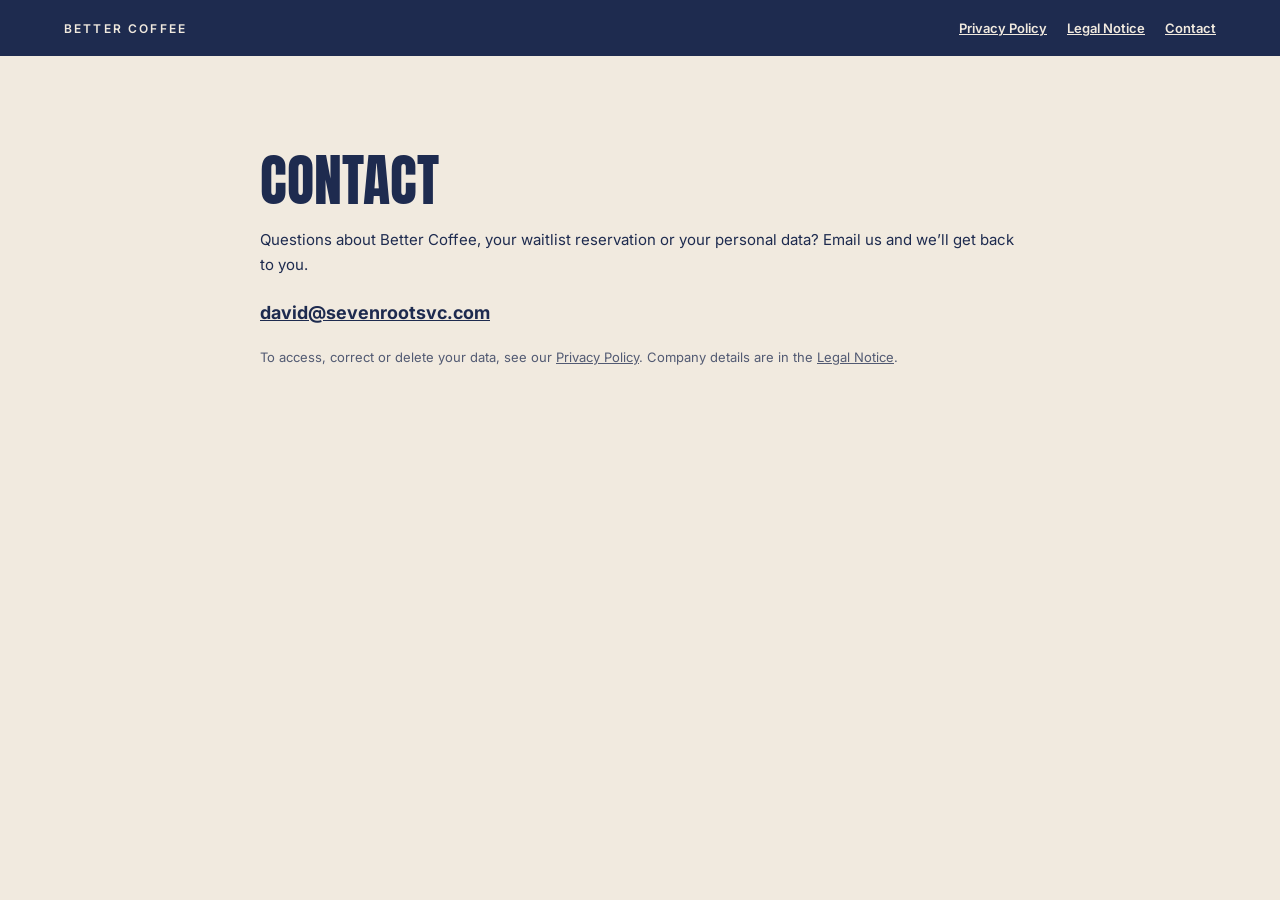
<file: legal-pages/contact.html>
<!DOCTYPE html>
<html lang="en">
<head>
<meta charset="utf-8" />
<meta name="viewport" content="width=device-width, initial-scale=1" />
<title>Contact · Better Coffee</title>
<link rel="icon" href="/favicon.ico" sizes="any" />
<link rel="icon" type="image/png" sizes="32x32" href="/favicon-32.png" />
<link rel="apple-touch-icon" href="/apple-touch-icon.png" />
<link rel="preconnect" href="https://fonts.googleapis.com" />
<link rel="preconnect" href="https://fonts.gstatic.com" crossorigin />
<link href="https://fonts.googleapis.com/css2?family=Anton&family=Inter:wght@400;500;600;700&display=swap" rel="stylesheet" />
<style>body{margin:0;background:#F1EADF;color:#1E2B4F;font-family:'Inter',sans-serif}a{color:#1E2B4F}a:hover{opacity:.75}</style>
</head>
<body>
<header style="background:#1E2B4F;padding:20px clamp(20px,5vw,64px);display:flex;justify-content:space-between;align-items:center;gap:16px">
  <a href="/" style="color:#F1EADF;text-decoration:none;font-size:12px;font-weight:600;letter-spacing:0.18em;text-transform:uppercase">Better Coffee</a>
  <nav style="display:flex;gap:20px;font-size:13px;font-weight:600">
    <a href="privacy-policy.html" style="color:#F1EADF">Privacy Policy</a>
    <a href="legal-notice.html" style="color:#F1EADF">Legal Notice</a>
    <a href="contact.html" style="color:#F1EADF">Contact</a>
  </nav>
</header>
<main style="max-width:760px;margin:0 auto;padding:clamp(40px,8vw,96px) clamp(20px,5vw,64px);font-size:15px;line-height:1.65">
<div style="display:flex;flex-direction:column;gap:20px">
  <h2 style="margin:0;font-family:'Anton',sans-serif;font-weight:400;text-transform:uppercase;font-size:clamp(36px,5vw,56px);line-height:1">Contact</h2>
  <p style="margin:0">Questions about Better Coffee, your waitlist reservation or your personal data? Email us and we’ll get back to you.</p>
  <a href="mailto:david@sevenrootsvc.com" style="font-size:18px;font-weight:700">david@sevenrootsvc.com</a>
  <p style="margin:0;font-size:13px;opacity:0.75">To access, correct or delete your data, see our <a href="privacy-policy.html">Privacy Policy</a>. Company details are in the <a href="legal-notice.html">Legal Notice</a>.</p>
</div>
</main>
</body>
</html>
</file>
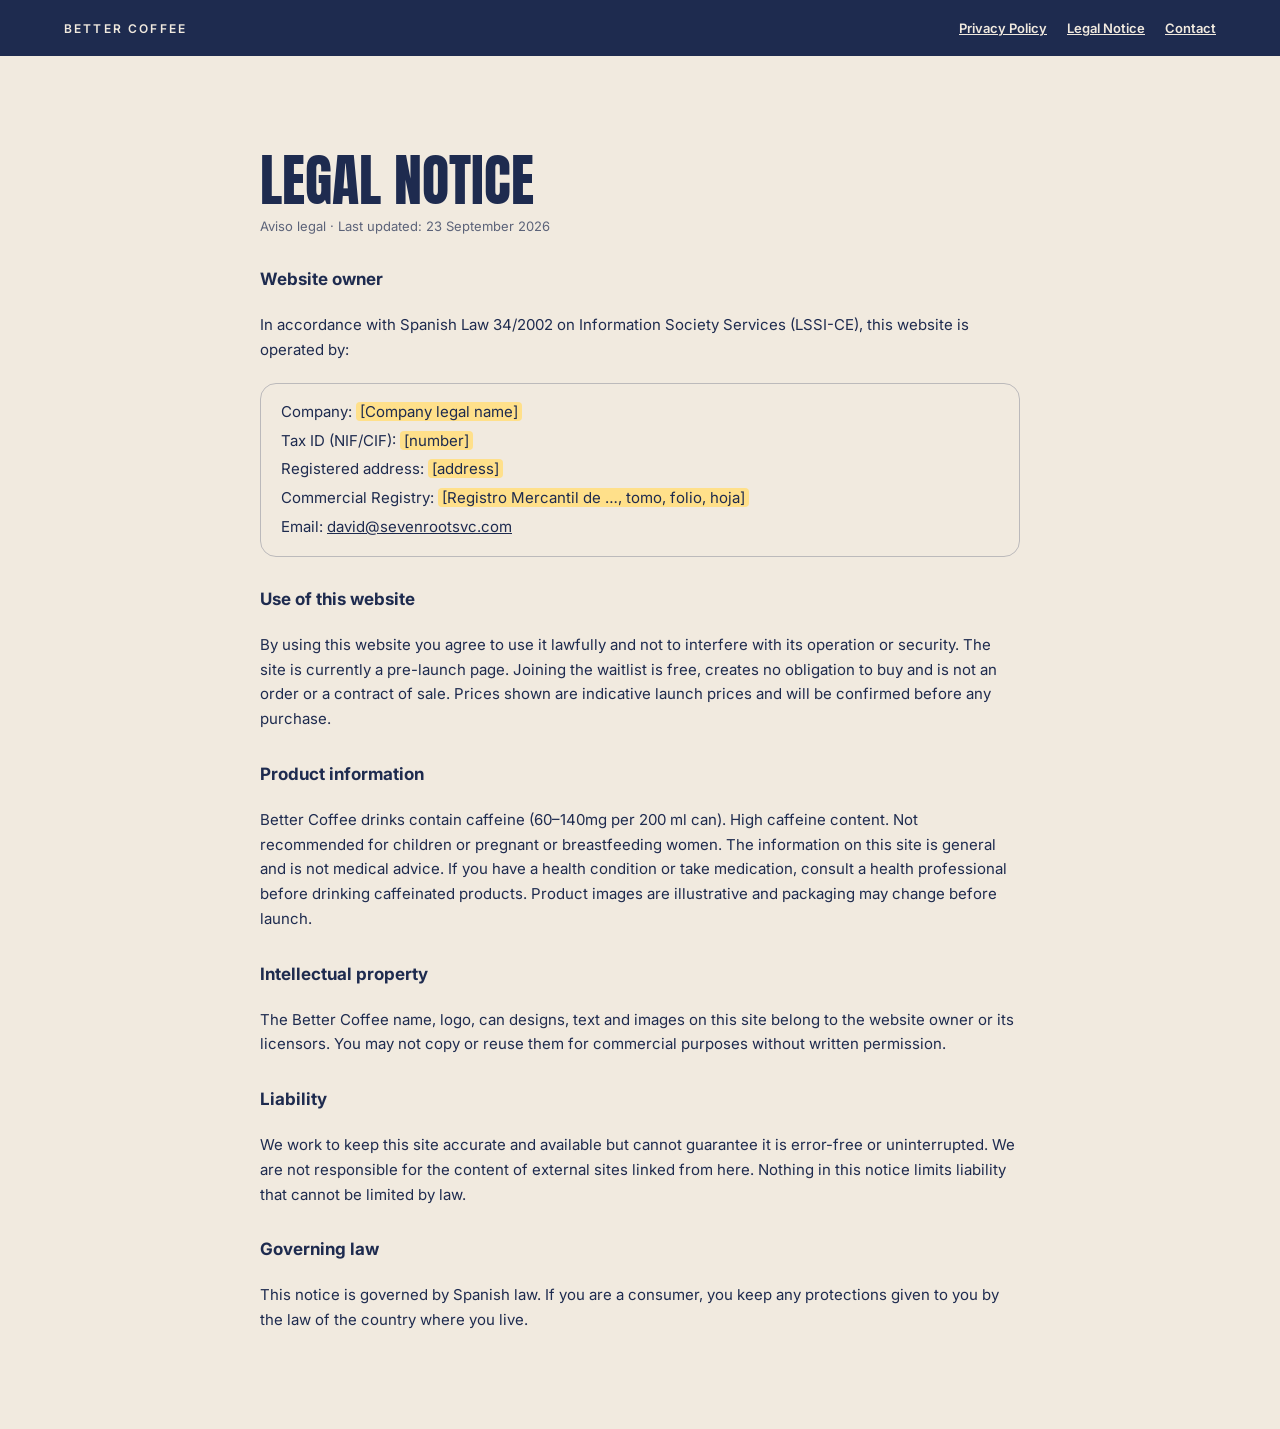
<file: legal-pages/legal-notice.html>
<!DOCTYPE html>
<html lang="en">
<head>
<meta charset="utf-8" />
<meta name="viewport" content="width=device-width, initial-scale=1" />
<title>Legal Notice · Better Coffee</title>
<link rel="icon" href="/favicon.ico" sizes="any" />
<link rel="icon" type="image/png" sizes="32x32" href="/favicon-32.png" />
<link rel="apple-touch-icon" href="/apple-touch-icon.png" />
<link rel="preconnect" href="https://fonts.googleapis.com" />
<link rel="preconnect" href="https://fonts.gstatic.com" crossorigin />
<link href="https://fonts.googleapis.com/css2?family=Anton&family=Inter:wght@400;500;600;700&display=swap" rel="stylesheet" />
<style>body{margin:0;background:#F1EADF;color:#1E2B4F;font-family:'Inter',sans-serif}a{color:#1E2B4F}a:hover{opacity:.75}</style>
</head>
<body>
<header style="background:#1E2B4F;padding:20px clamp(20px,5vw,64px);display:flex;justify-content:space-between;align-items:center;gap:16px">
  <a href="/" style="color:#F1EADF;text-decoration:none;font-size:12px;font-weight:600;letter-spacing:0.18em;text-transform:uppercase">Better Coffee</a>
  <nav style="display:flex;gap:20px;font-size:13px;font-weight:600">
    <a href="privacy-policy.html" style="color:#F1EADF">Privacy Policy</a>
    <a href="legal-notice.html" style="color:#F1EADF">Legal Notice</a>
    <a href="contact.html" style="color:#F1EADF">Contact</a>
  </nav>
</header>
<main style="max-width:760px;margin:0 auto;padding:clamp(40px,8vw,96px) clamp(20px,5vw,64px);font-size:15px;line-height:1.65">
<div style="display:flex; flex-direction:column; gap:20px">
            <div style="display:flex; flex-direction:column; gap:8px; padding-right:48px">
              <h2 style="margin:0; font-family:'Anton', sans-serif; font-weight:400; text-transform:uppercase; font-size:clamp(36px, 5vw, 56px); line-height:1">Legal Notice</h2>
              <span style="font-size:13px; opacity:0.7">Aviso legal · Last updated: 23 September 2026</span>
            </div>
            <h3 style="margin:8px 0 0 0; font-size:17px; font-weight:700">Website owner</h3>
            <p style="margin:0">In accordance with Spanish Law 34/2002 on Information Society Services (LSSI-CE), this website is operated by:</p>
            <div style="display:flex; flex-direction:column; gap:4px; padding:16px 20px; border:1.5px solid rgba(30,43,79,0.25); border-radius:16px">
              <span>Company: <span style="background:#FFE08A; padding:0 4px; border-radius:4px">[Company legal name]</span></span>
              <span>Tax ID (NIF/CIF): <span style="background:#FFE08A; padding:0 4px; border-radius:4px">[number]</span></span>
              <span>Registered address: <span style="background:#FFE08A; padding:0 4px; border-radius:4px">[address]</span></span>
              <span>Commercial Registry: <span style="background:#FFE08A; padding:0 4px; border-radius:4px">[Registro Mercantil de …, tomo, folio, hoja]</span></span>
              <span>Email: <a href="mailto:david@sevenrootsvc.com" style="color:#1E2B4F">david@sevenrootsvc.com</a></span>
            </div>
            <h3 style="margin:8px 0 0 0; font-size:17px; font-weight:700">Use of this website</h3>
            <p style="margin:0">By using this website you agree to use it lawfully and not to interfere with its operation or security. The site is currently a pre-launch page. Joining the waitlist is free, creates no obligation to buy and is not an order or a contract of sale. Prices shown are indicative launch prices and will be confirmed before any purchase.</p>
            <h3 style="margin:8px 0 0 0; font-size:17px; font-weight:700">Product information</h3>
            <p style="margin:0">Better Coffee drinks contain caffeine (60–140mg per 200 ml can). High caffeine content. Not recommended for children or pregnant or breastfeeding women. The information on this site is general and is not medical advice. If you have a health condition or take medication, consult a health professional before drinking caffeinated products. Product images are illustrative and packaging may change before launch.</p>
            <h3 style="margin:8px 0 0 0; font-size:17px; font-weight:700">Intellectual property</h3>
            <p style="margin:0">The Better Coffee name, logo, can designs, text and images on this site belong to the website owner or its licensors. You may not copy or reuse them for commercial purposes without written permission.</p>
            <h3 style="margin:8px 0 0 0; font-size:17px; font-weight:700">Liability</h3>
            <p style="margin:0">We work to keep this site accurate and available but cannot guarantee it is error-free or uninterrupted. We are not responsible for the content of external sites linked from here. Nothing in this notice limits liability that cannot be limited by law.</p>
            <h3 style="margin:8px 0 0 0; font-size:17px; font-weight:700">Governing law</h3>
            <p style="margin:0">This notice is governed by Spanish law. If you are a consumer, you keep any protections given to you by the law of the country where you live.</p>
          </div>
</main>
</body>
</html>
</file>
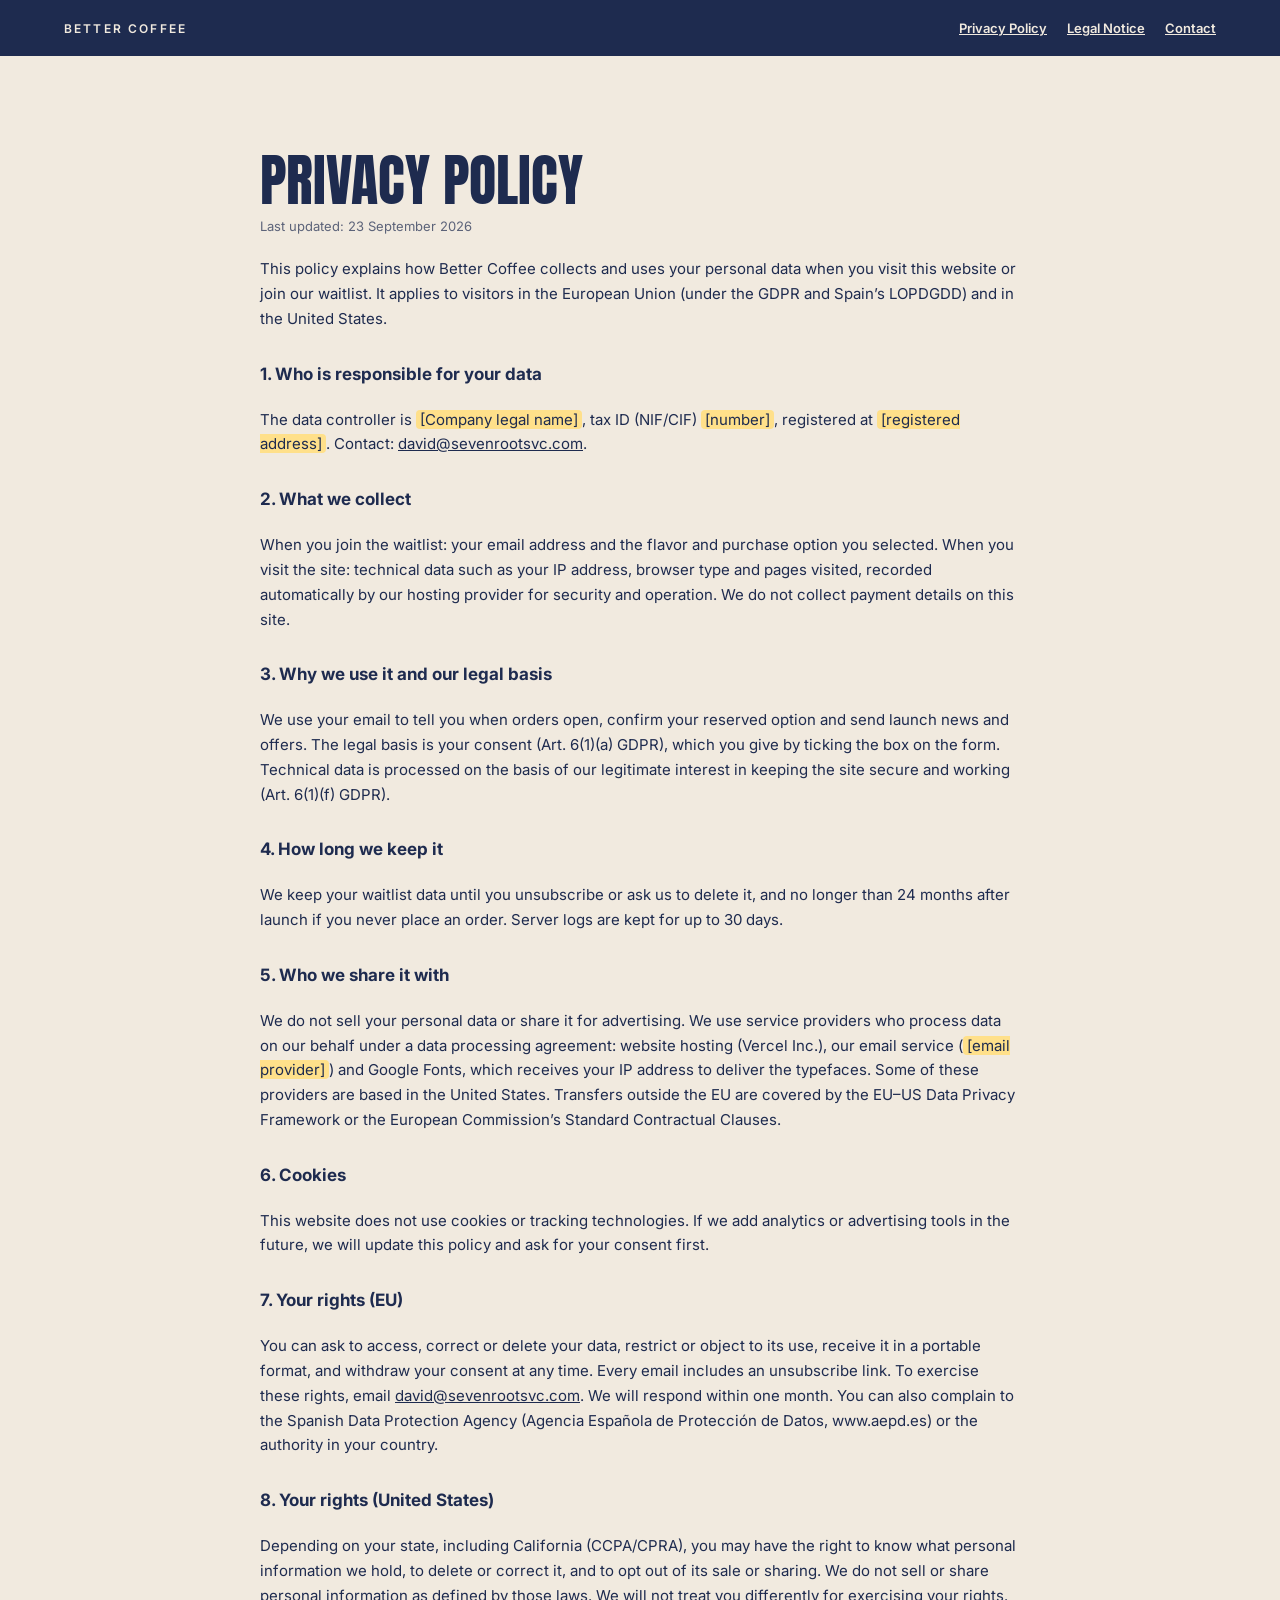
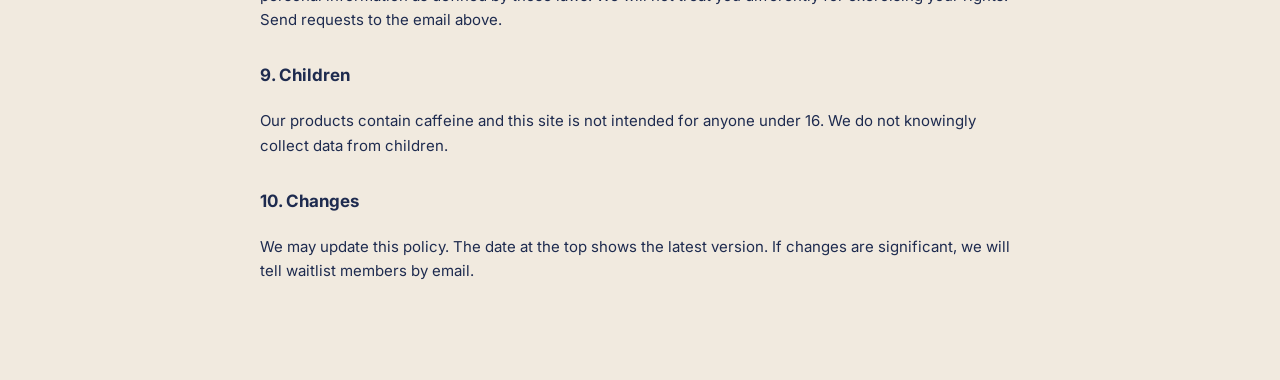
<file: legal-pages/privacy-policy.html>
<!DOCTYPE html>
<html lang="en">
<head>
<meta charset="utf-8" />
<meta name="viewport" content="width=device-width, initial-scale=1" />
<title>Privacy Policy · Better Coffee</title>
<link rel="icon" href="/favicon.ico" sizes="any" />
<link rel="icon" type="image/png" sizes="32x32" href="/favicon-32.png" />
<link rel="apple-touch-icon" href="/apple-touch-icon.png" />
<link rel="preconnect" href="https://fonts.googleapis.com" />
<link rel="preconnect" href="https://fonts.gstatic.com" crossorigin />
<link href="https://fonts.googleapis.com/css2?family=Anton&family=Inter:wght@400;500;600;700&display=swap" rel="stylesheet" />
<style>body{margin:0;background:#F1EADF;color:#1E2B4F;font-family:'Inter',sans-serif}a{color:#1E2B4F}a:hover{opacity:.75}</style>
</head>
<body>
<header style="background:#1E2B4F;padding:20px clamp(20px,5vw,64px);display:flex;justify-content:space-between;align-items:center;gap:16px">
  <a href="/" style="color:#F1EADF;text-decoration:none;font-size:12px;font-weight:600;letter-spacing:0.18em;text-transform:uppercase">Better Coffee</a>
  <nav style="display:flex;gap:20px;font-size:13px;font-weight:600">
    <a href="privacy-policy.html" style="color:#F1EADF">Privacy Policy</a>
    <a href="legal-notice.html" style="color:#F1EADF">Legal Notice</a>
    <a href="contact.html" style="color:#F1EADF">Contact</a>
  </nav>
</header>
<main style="max-width:760px;margin:0 auto;padding:clamp(40px,8vw,96px) clamp(20px,5vw,64px);font-size:15px;line-height:1.65">
<div style="display:flex; flex-direction:column; gap:20px">
            <div style="display:flex; flex-direction:column; gap:8px; padding-right:48px">
              <h2 style="margin:0; font-family:'Anton', sans-serif; font-weight:400; text-transform:uppercase; font-size:clamp(36px, 5vw, 56px); line-height:1">Privacy Policy</h2>
              <span style="font-size:13px; opacity:0.7">Last updated: 23 September 2026</span>
            </div>
            <p style="margin:0">This policy explains how Better Coffee collects and uses your personal data when you visit this website or join our waitlist. It applies to visitors in the European Union (under the GDPR and Spain’s LOPDGDD) and in the United States.</p>
            <h3 style="margin:8px 0 0 0; font-size:17px; font-weight:700">1. Who is responsible for your data</h3>
            <p style="margin:0">The data controller is <span style="background:#FFE08A; padding:0 4px; border-radius:4px">[Company legal name]</span>, tax ID (NIF/CIF) <span style="background:#FFE08A; padding:0 4px; border-radius:4px">[number]</span>, registered at <span style="background:#FFE08A; padding:0 4px; border-radius:4px">[registered address]</span>. Contact: <a href="mailto:david@sevenrootsvc.com" style="color:#1E2B4F">david@sevenrootsvc.com</a>.</p>
            <h3 style="margin:8px 0 0 0; font-size:17px; font-weight:700">2. What we collect</h3>
            <p style="margin:0">When you join the waitlist: your email address and the flavor and purchase option you selected. When you visit the site: technical data such as your IP address, browser type and pages visited, recorded automatically by our hosting provider for security and operation. We do not collect payment details on this site.</p>
            <h3 style="margin:8px 0 0 0; font-size:17px; font-weight:700">3. Why we use it and our legal basis</h3>
            <p style="margin:0">We use your email to tell you when orders open, confirm your reserved option and send launch news and offers. The legal basis is your consent (Art. 6(1)(a) GDPR), which you give by ticking the box on the form. Technical data is processed on the basis of our legitimate interest in keeping the site secure and working (Art. 6(1)(f) GDPR).</p>
            <h3 style="margin:8px 0 0 0; font-size:17px; font-weight:700">4. How long we keep it</h3>
            <p style="margin:0">We keep your waitlist data until you unsubscribe or ask us to delete it, and no longer than 24 months after launch if you never place an order. Server logs are kept for up to 30 days.</p>
            <h3 style="margin:8px 0 0 0; font-size:17px; font-weight:700">5. Who we share it with</h3>
            <p style="margin:0">We do not sell your personal data or share it for advertising. We use service providers who process data on our behalf under a data processing agreement: website hosting (Vercel Inc.), our email service (<span style="background:#FFE08A; padding:0 4px; border-radius:4px">[email provider]</span>) and Google Fonts, which receives your IP address to deliver the typefaces. Some of these providers are based in the United States. Transfers outside the EU are covered by the EU–US Data Privacy Framework or the European Commission’s Standard Contractual Clauses.</p>
            <h3 style="margin:8px 0 0 0; font-size:17px; font-weight:700">6. Cookies</h3>
            <p style="margin:0">This website does not use cookies or tracking technologies. If we add analytics or advertising tools in the future, we will update this policy and ask for your consent first.</p>
            <h3 style="margin:8px 0 0 0; font-size:17px; font-weight:700">7. Your rights (EU)</h3>
            <p style="margin:0">You can ask to access, correct or delete your data, restrict or object to its use, receive it in a portable format, and withdraw your consent at any time. Every email includes an unsubscribe link. To exercise these rights, email <a href="mailto:david@sevenrootsvc.com" style="color:#1E2B4F">david@sevenrootsvc.com</a>. We will respond within one month. You can also complain to the Spanish Data Protection Agency (Agencia Española de Protección de Datos, www.aepd.es) or the authority in your country.</p>
            <h3 style="margin:8px 0 0 0; font-size:17px; font-weight:700">8. Your rights (United States)</h3>
            <p style="margin:0">Depending on your state, including California (CCPA/CPRA), you may have the right to know what personal information we hold, to delete or correct it, and to opt out of its sale or sharing. We do not sell or share personal information as defined by those laws. We will not treat you differently for exercising your rights. Send requests to the email above.</p>
            <h3 style="margin:8px 0 0 0; font-size:17px; font-weight:700">9. Children</h3>
            <p style="margin:0">Our products contain caffeine and this site is not intended for anyone under 16. We do not knowingly collect data from children.</p>
            <h3 style="margin:8px 0 0 0; font-size:17px; font-weight:700">10. Changes</h3>
            <p style="margin:0">We may update this policy. The date at the top shows the latest version. If changes are significant, we will tell waitlist members by email.</p>
          </div>
</main>
</body>
</html>
</file>
